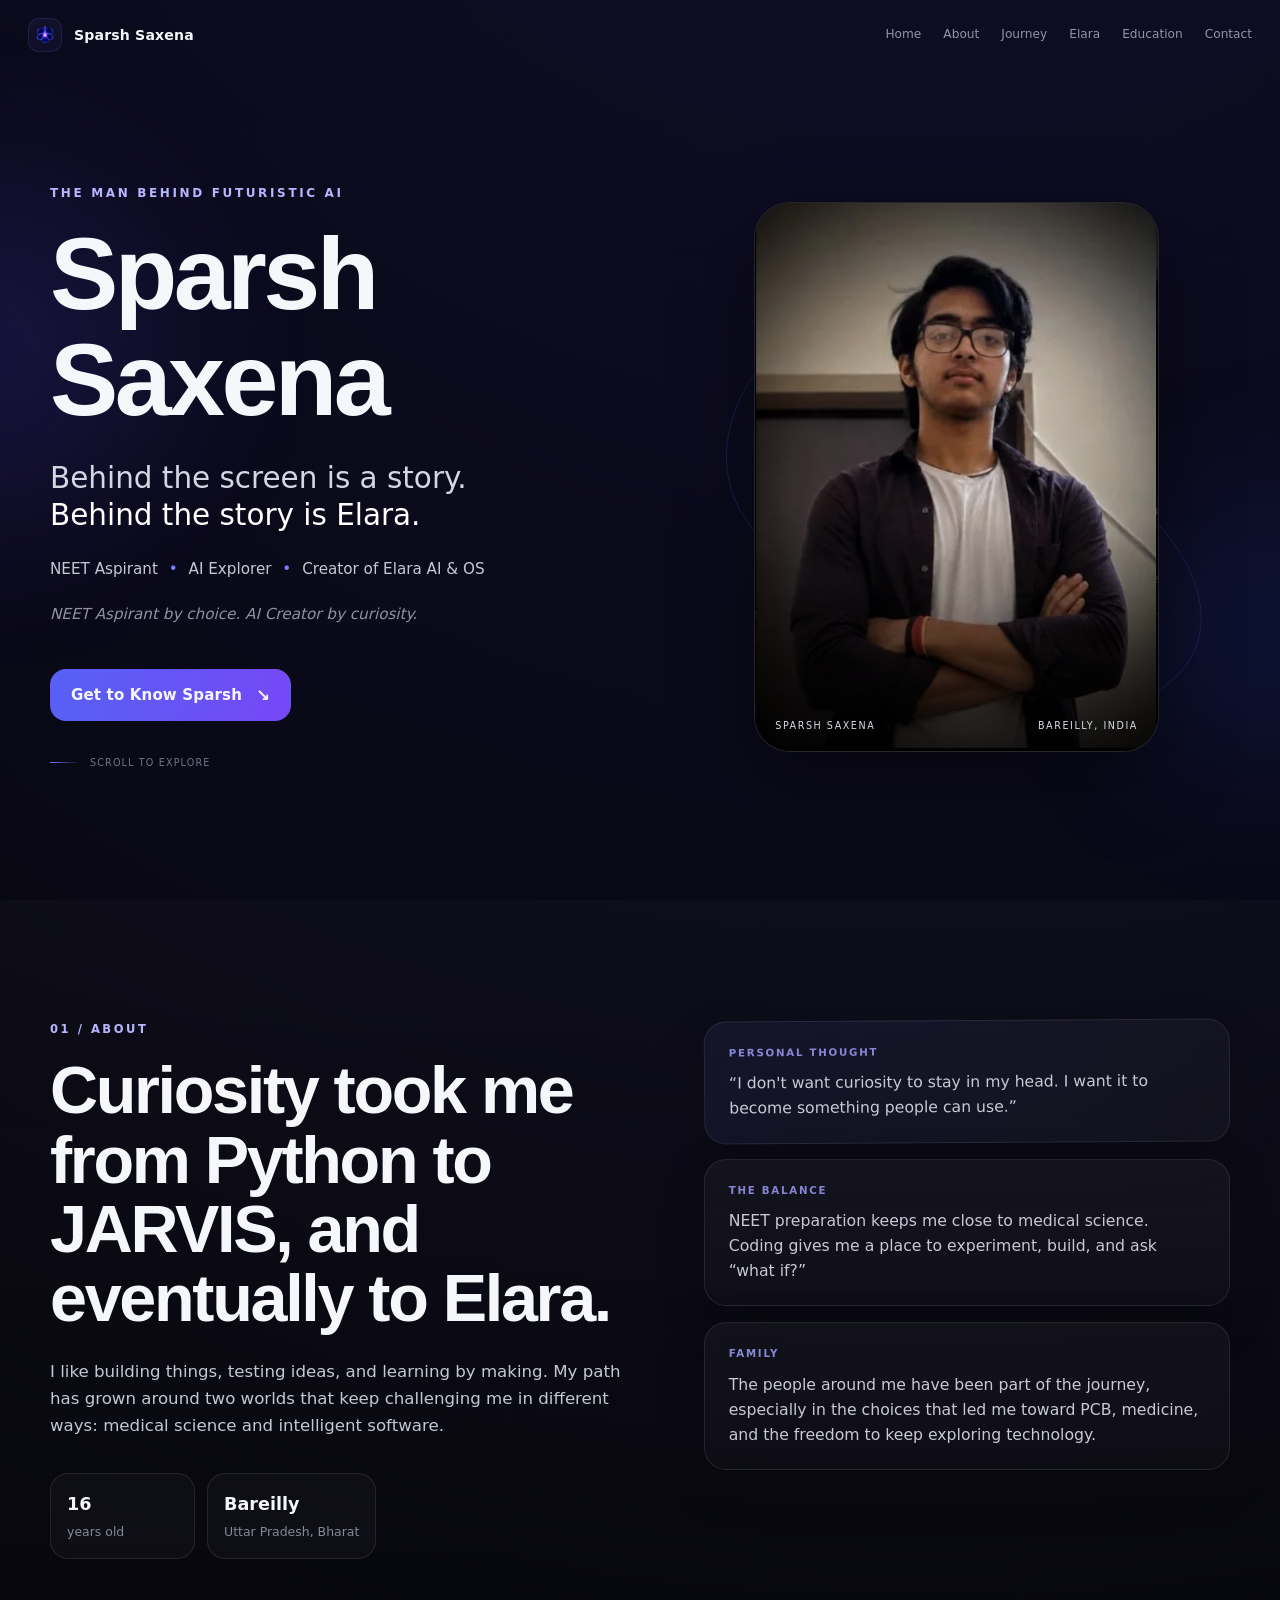
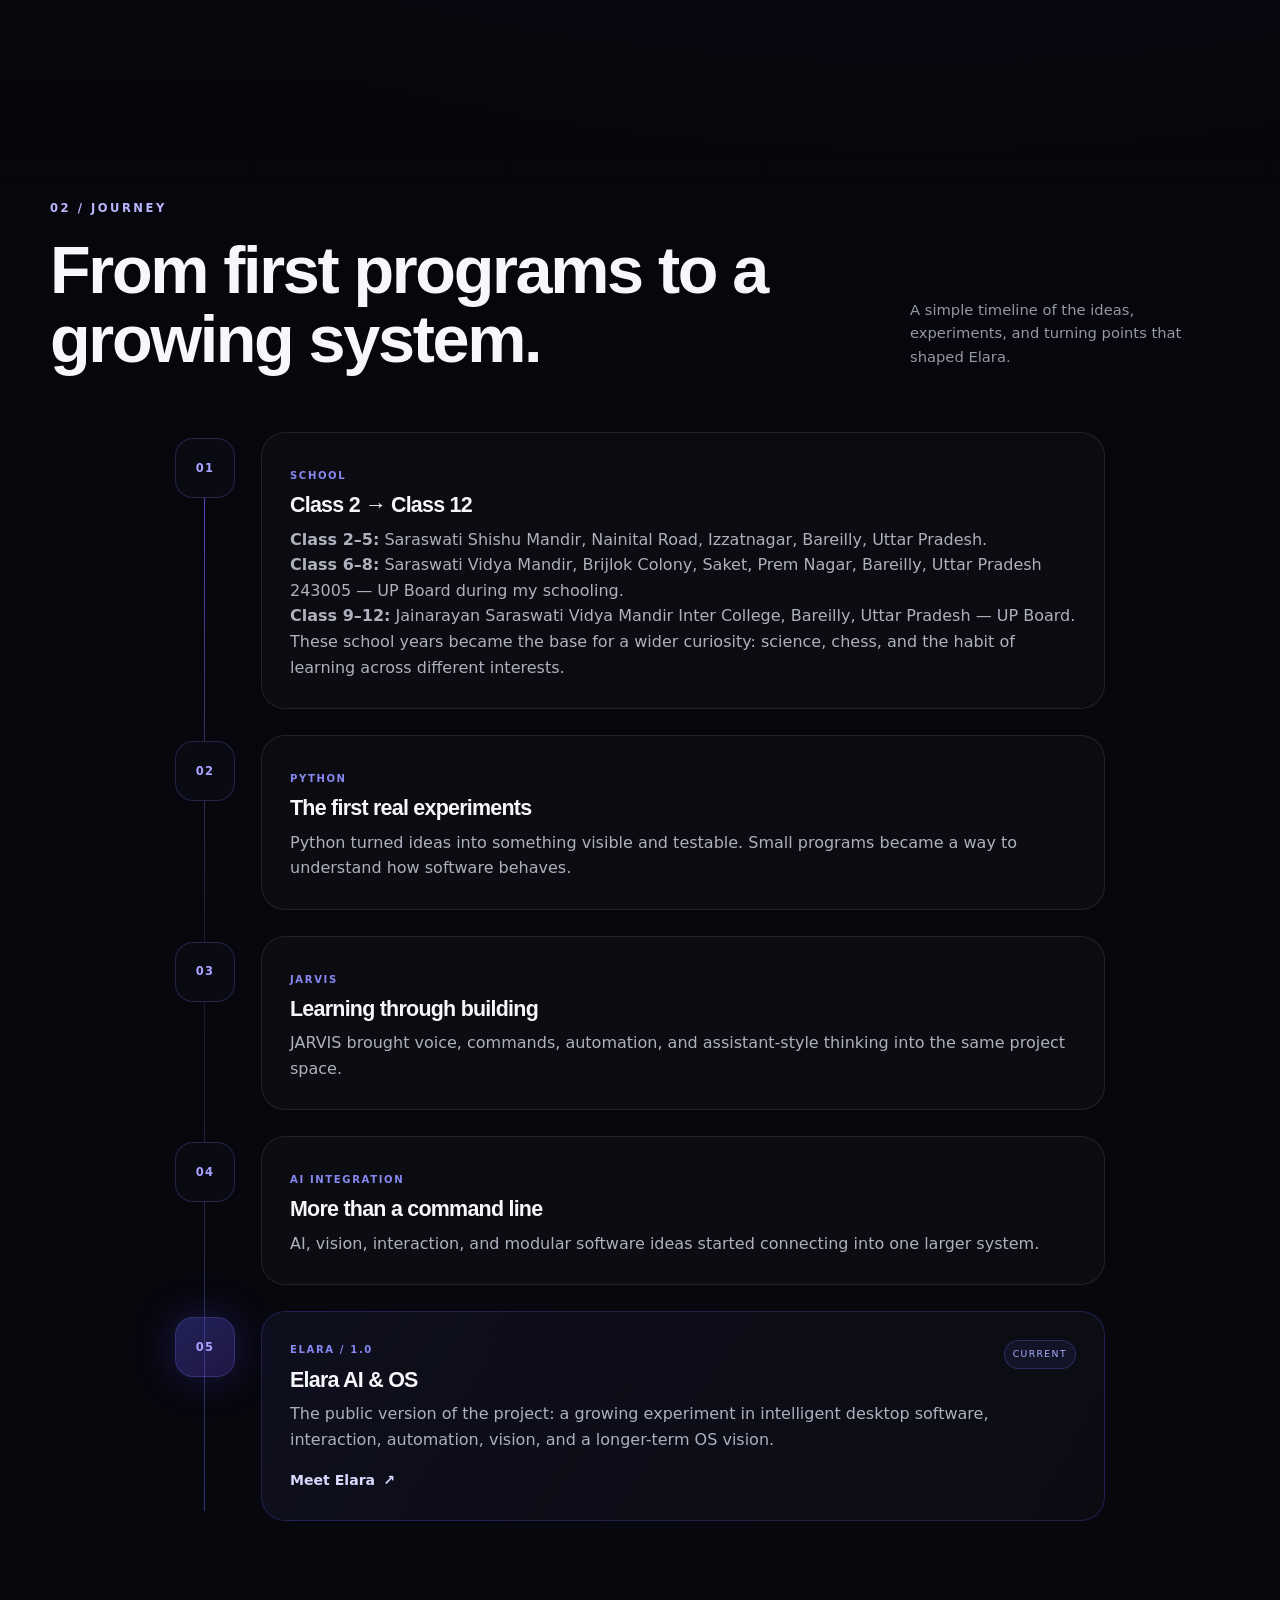
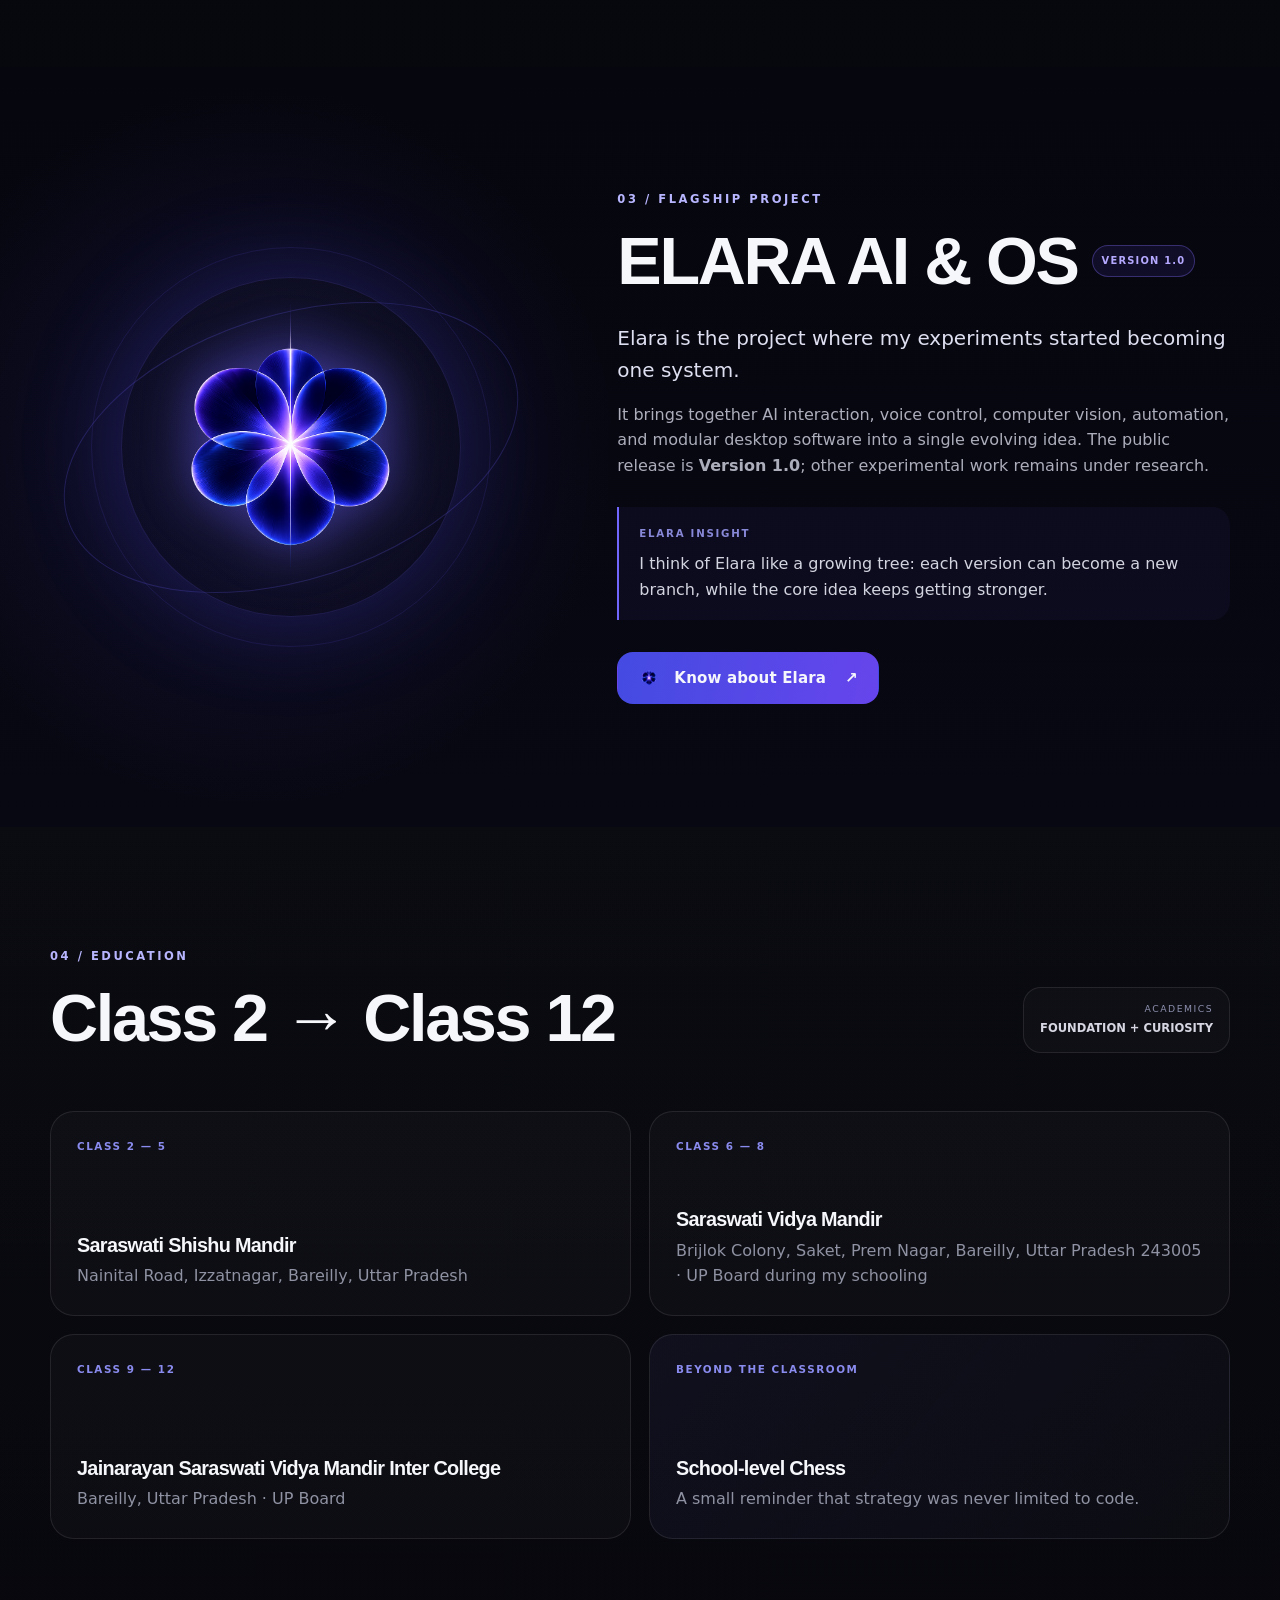
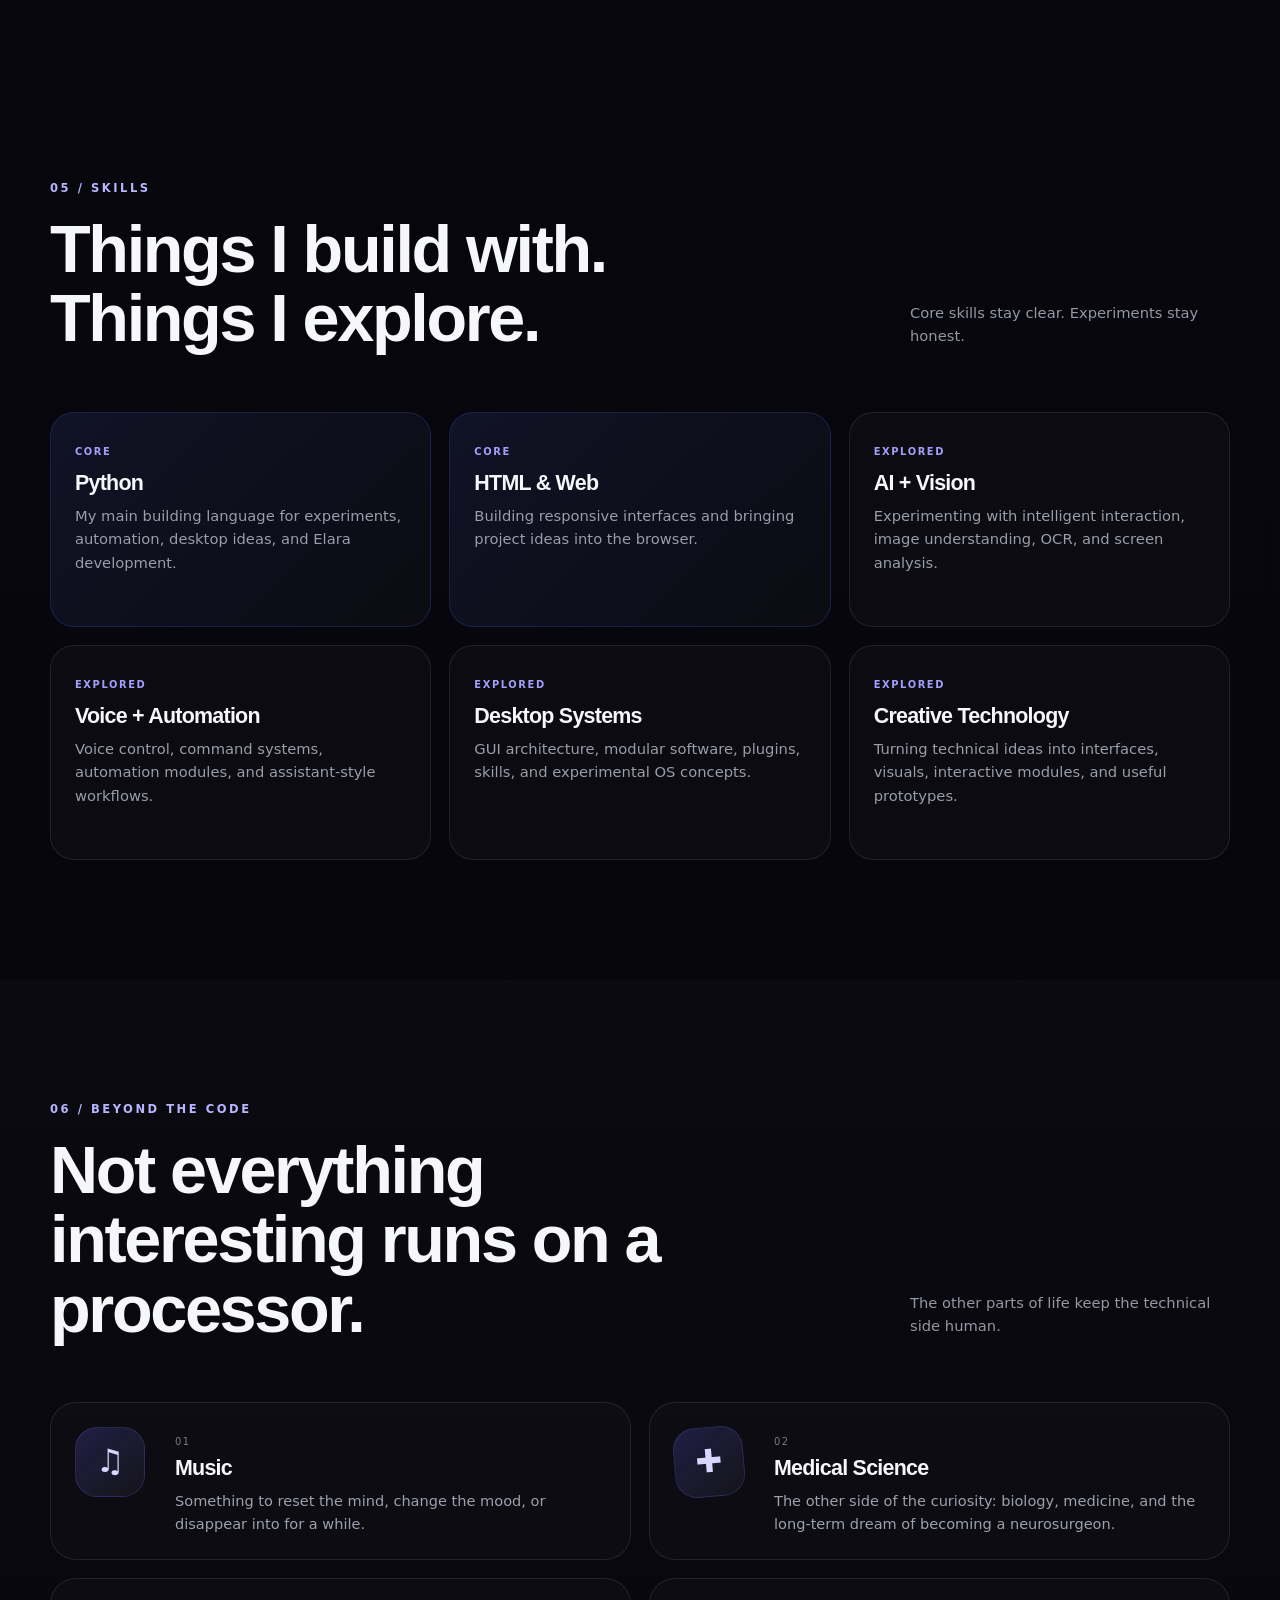
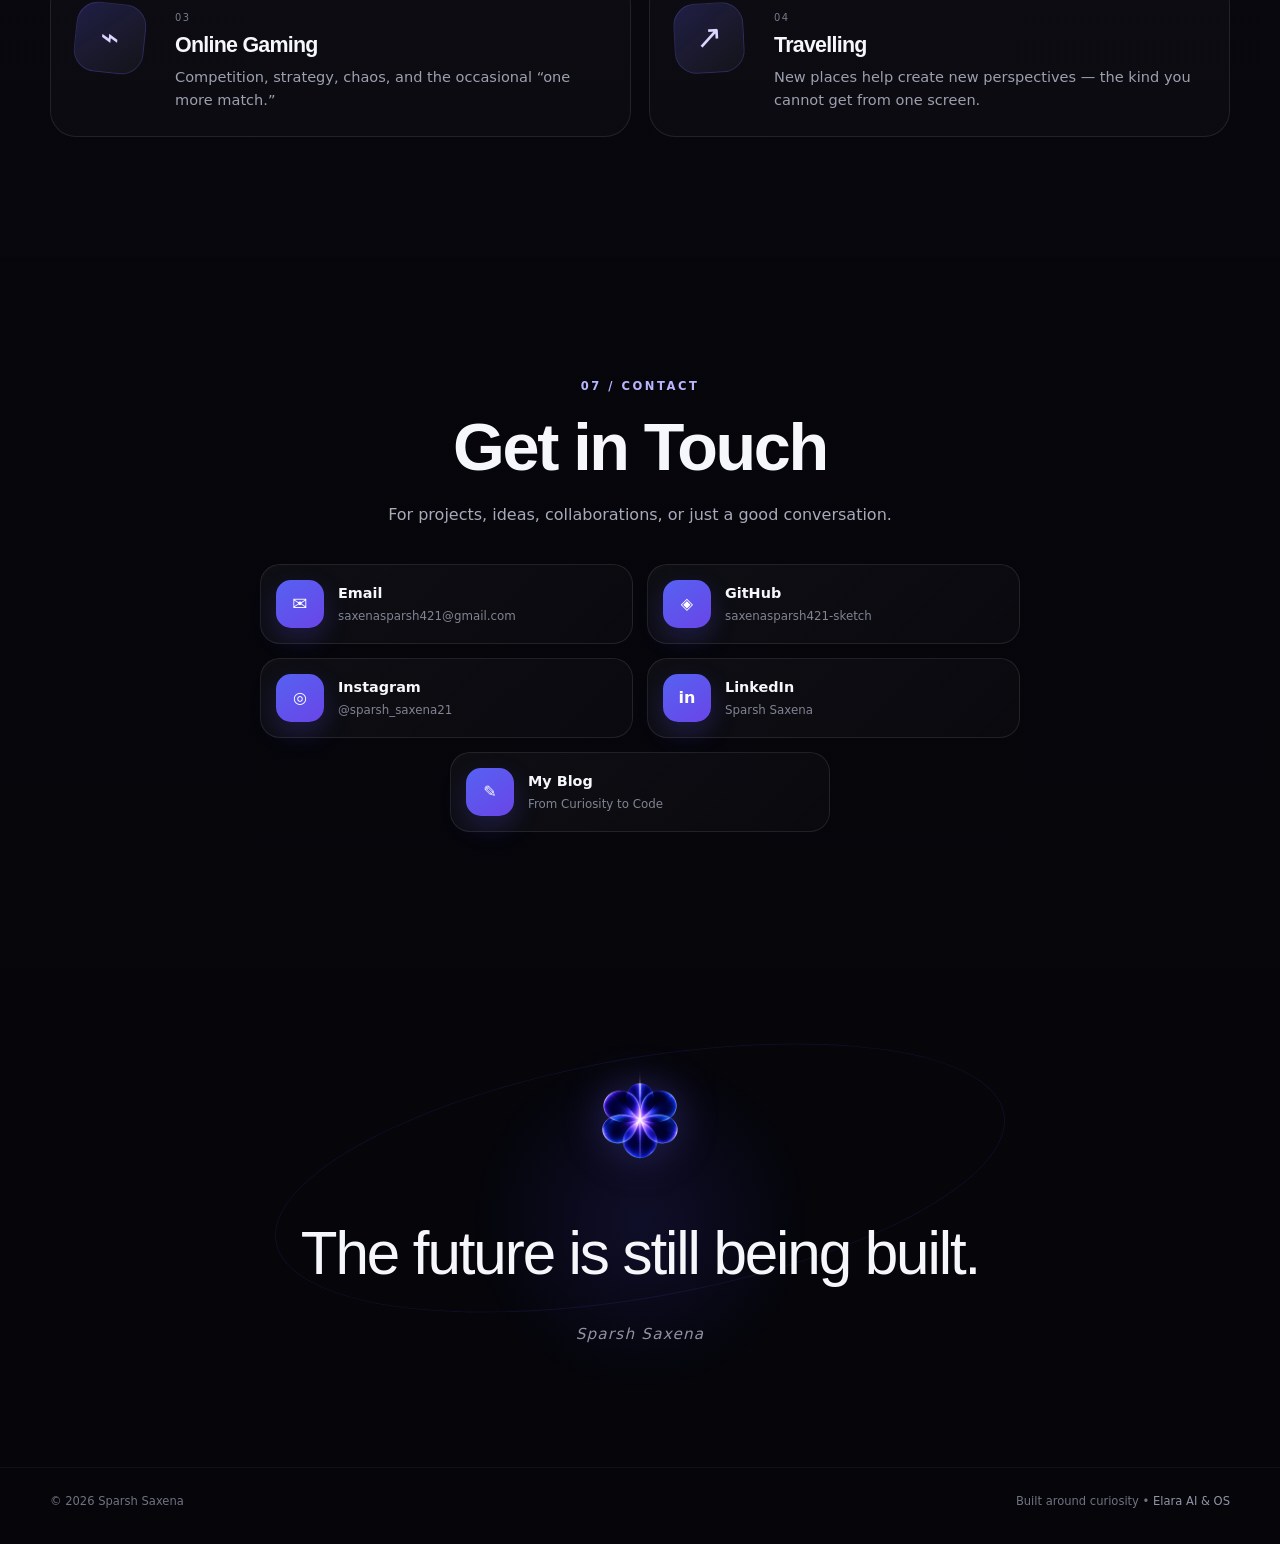
<file: index.html>
<!doctype html>
<html lang="en">
<head>
  <meta charset="utf-8">
  <meta name="viewport" content="width=device-width, initial-scale=1, viewport-fit=cover">
  <meta name="theme-color" content="#05050a">
  <meta name="color-scheme" content="dark">

  <!-- Search engine metadata -->
  <title>Sparsh Saxena | The Man Behind Futuristic AI | Elara AI &amp; OS</title>
  <meta name="description" content="Official personal website of Sparsh Saxena — NEET Aspirant, AI Explorer, and Creator of Elara AI & OS. The Man Behind Futuristic AI. Explore his journey, education, skills, interests, and Elara AI & OS.">
  <meta name="author" content="Sparsh Saxena">
  <meta name="robots" content="index, follow, max-image-preview:large">
  <link rel="canonical" href="https://saxenasparsh421-sketch.github.io/sparsh-saxena/">

  <!-- Social sharing metadata -->
  <meta property="og:type" content="profile">
  <meta property="og:title" content="Sparsh Saxena | The Man Behind Futuristic AI">
  <meta property="og:description" content="NEET Aspirant • AI Explorer • Creator of Elara AI & OS">
  <meta property="og:url" content="https://saxenasparsh421-sketch.github.io/sparsh-saxena/">
  <meta property="og:image" content="https://saxenasparsh421-sketch.github.io/sparsh-saxena/assets/sparsh-saxena.webp">
  <meta property="og:image:alt" content="Sparsh Saxena portrait">
  <meta property="profile:first_name" content="Sparsh">
  <meta property="profile:last_name" content="Saxena">

  <meta name="twitter:card" content="summary_large_image">
  <meta name="twitter:title" content="Sparsh Saxena | The Man Behind Futuristic AI">
  <meta name="twitter:description" content="NEET Aspirant • AI Explorer • Creator of Elara AI & OS">
  <meta name="twitter:image" content="https://saxenasparsh421-sketch.github.io/sparsh-saxena/assets/sparsh-saxena.webp">

  <!-- Original site assets and styling: unchanged -->
  <link rel="icon" type="image/png" href="assets/elara-logo.png">
  <link rel="icon" href="assets/elara-icon.png" type="image/png">
  <link rel="manifest" href="site.webmanifest">
  <link rel="stylesheet" href="style.css">

  <!-- Structured data describing the same person and details shown on this page -->
  <script type="application/ld+json">
  {
    "@context": "https://schema.org",
    "@type": "ProfilePage",
    "@id": "https://saxenasparsh421-sketch.github.io/sparsh-saxena/#profile",
    "url": "https://saxenasparsh421-sketch.github.io/sparsh-saxena/",
    "name": "Sparsh Saxena | The Man Behind Futuristic AI",
    "description": "Official personal website of Sparsh Saxena — NEET Aspirant, AI Explorer, and Creator of Elara AI & OS. The page shares his journey, education, skills, interests, and flagship project.",
    "mainEntity": {
      "@type": "Person",
      "@id": "https://saxenasparsh421-sketch.github.io/sparsh-saxena/#sparsh-saxena",
      "name": "Sparsh Saxena",
      "url": "https://saxenasparsh421-sketch.github.io/sparsh-saxena/",
      "image": "https://saxenasparsh421-sketch.github.io/sparsh-saxena/assets/sparsh-saxena.webp",
      "jobTitle": "Creator of Elara AI & OS",
      "description": "Sparsh Saxena is a NEET Aspirant, AI Explorer, and Creator of Elara AI & OS. His journey brings together medical science and intelligent software, with interests in Python, web development, AI and vision, voice and automation, desktop systems, creative technology, music, online gaming, travelling, and medical science. He has a long-term dream of becoming a neurosurgeon.",
      "homeLocation": {
        "@type": "Place",
        "address": {
          "@type": "PostalAddress",
          "addressLocality": "Bareilly",
          "addressRegion": "Uttar Pradesh",
          "addressCountry": "IN"
        }
      },
      "alumniOf": [
        {
          "@type": "EducationalOrganization",
          "name": "Saraswati Shishu Mandir, Nainital Road, Izzatnagar, Bareilly, Uttar Pradesh, India",
          "description": "Attended for Classes 2–5.",
          "address": {
            "@type": "PostalAddress",
            "streetAddress": "Nainital Road, Izzatnagar",
            "addressLocality": "Bareilly",
            "addressRegion": "Uttar Pradesh",
            "addressCountry": "IN"
          }
        },
        {
          "@type": "EducationalOrganization",
          "name": "Saraswati Vidya Mandir, Brijlok Colony, Saket, Prem Nagar, Bareilly, Uttar Pradesh 243005, India",
          "description": "Attended for Classes 6–8; the school followed the UP Board during his period of attendance.",
          "address": {
            "@type": "PostalAddress",
            "streetAddress": "Brijlok Colony, Saket, Prem Nagar",
            "postalCode": "243005",
            "addressLocality": "Bareilly",
            "addressRegion": "Uttar Pradesh",
            "addressCountry": "IN"
          }
        },
        {
          "@type": "EducationalOrganization",
          "name": "Jainarayan Saraswati Vidya Mandir Inter College, Vaibhav Nagar, Bypass Road, Phase 4, Chandpur Bichpuri, Bareilly, Uttar Pradesh 243006, India",
          "description": "Attended for Classes 9–12 under the UP Board.",
          "url": "https://www.jainarayancollege.com/",
          "address": {
            "@type": "PostalAddress",
            "streetAddress": "Vaibhav Nagar, Bypass Road, Phase 4, Chandpur Bichpuri",
            "postalCode": "243006",
            "addressLocality": "Bareilly",
            "addressRegion": "Uttar Pradesh",
            "addressCountry": "IN"
          }
        }
      ],
      "knowsAbout": [
        "Python",
        "HTML and web development",
        "Artificial intelligence",
        "Computer vision",
        "OCR and screen analysis",
        "Voice control and automation",
        "Desktop software systems",
        "Creative technology",
        "Medical science",
        "Neurosurgery"
      ],
      "sameAs": [
        "https://github.com/saxenasparsh421-sketch",
        "https://www.instagram.com/sparsh_saxena21/",
        "https://saxenasparsh421-sketch.github.io/elara-ai-os-website/",
        "https://sparsh-saxena-founder-of-elara.blogspot.com/2026/09/sometimes-things-we-are-curious-about.html"
      ]
    }
  }
  </script>
</head>
<body>
  <div class="site-loader" id="siteLoader" aria-hidden="true">
    <div class="loader-inner">
      <img src="assets/elara-icon.png" alt="" class="loader-logo">
      <div class="loader-title">The Man Behind Futuristic AI</div>
    </div>
  </div>

  <div class="ambient ambient-a"></div>
  <div class="ambient ambient-b"></div>

  <header class="site-header" id="siteHeader">
    <a class="brand" href="#home" aria-label="Sparsh Saxena home">
      <span class="brand-mark"><img src="assets/elara-icon.png" alt="Elara logo"></span>
      <span class="brand-name">Sparsh Saxena</span>
    </a>

    <nav class="desktop-nav" id="desktopNav" aria-label="Primary navigation">
      <a href="#home">Home</a>
      <a href="#about">About</a>
      <a href="#journey">Journey</a>
      <a href="#elara">Elara</a>
      <a href="#education">Education</a>
      <a href="#contact">Contact</a>
    </nav>

    <button class="menu-toggle" id="menuToggle" type="button" aria-label="Open navigation" aria-expanded="false" aria-controls="mobileMenu">
      <span></span><span></span>
    </button>
  </header>

  <div class="mobile-menu" id="mobileMenu" aria-hidden="true">
    <nav aria-label="Mobile navigation">
      <a href="#home">Home</a>
      <a href="#about">About</a>
      <a href="#journey">Journey</a>
      <a href="#elara">Elara</a>
      <a href="#education">Education</a>
      <a href="#contact">Contact</a>
    </nav>
  </div>

  <main>
    <section class="hero section" id="home">
      <div class="hero-grid shell">
        <div class="hero-copy reveal">
          <p class="eyebrow">THE MAN BEHIND FUTURISTIC AI</p>
          <h1>Sparsh Saxena</h1>
          <p class="hero-hook">Behind the screen is a story.<br><span>Behind the story is Elara.</span></p>
          <div class="hero-lines">
            <p>NEET Aspirant <span>•</span> AI Explorer <span>•</span> Creator of Elara AI &amp; OS</p>
            <p class="hero-subline">NEET Aspirant by choice. AI Creator by curiosity.</p>
          </div>
          <a class="button button-primary" href="#about">Get to Know Sparsh <span>↘</span></a>
          <div class="scroll-cue" aria-hidden="true"><span></span><small>Scroll to explore</small></div>
        </div>

        <div class="hero-photo-wrap reveal delay-1">
          <div class="photo-orbit orbit-1"></div>
          <div class="photo-orbit orbit-2"></div>
          <div class="photo-grid"></div>
          <figure class="hero-photo-card">
            <img src="assets/sparsh-saxena.webp" alt="Sparsh Saxena standing with folded arms" fetchpriority="high" decoding="async">
            <figcaption><span>SPARSH SAXENA</span><span>BAREILLY, INDIA</span></figcaption>
          </figure>
        </div>
      </div>
    </section>

    <section class="section section-dark" id="about">
      <div class="shell two-col">
        <div class="section-intro reveal">
          <p class="eyebrow">01 / ABOUT</p>
          <h2>Curiosity took me from Python to JARVIS, and eventually to Elara.</h2>
          <p class="intro-copy">I like building things, testing ideas, and learning by making. My path has grown around two worlds that keep challenging me in different ways: medical science and intelligent software.</p>
          <div class="mini-profile">
            <div><strong>16</strong><span>years old</span></div>
            <div><strong>Bareilly</strong><span>Uttar Pradesh, Bharat</span></div>
          </div>
        </div>
        <div class="about-stack reveal delay-1">
          <article class="glass-card personal-thought">
            <span class="card-kicker">PERSONAL THOUGHT</span>
            <p>“I don't want curiosity to stay in my head. I want it to become something people can use.”</p>
          </article>
          <article class="glass-card">
            <span class="card-kicker">THE BALANCE</span>
            <p>NEET preparation keeps me close to medical science. Coding gives me a place to experiment, build, and ask “what if?”</p>
          </article>
          <article class="glass-card">
            <span class="card-kicker">FAMILY</span>
            <p>The people around me have been part of the journey, especially in the choices that led me toward PCB, medicine, and the freedom to keep exploring technology.</p>
          </article>
        </div>
      </div>
    </section>

    <section class="section" id="journey">
      <div class="shell">
        <div class="section-heading-row reveal">
          <div>
            <p class="eyebrow">02 / JOURNEY</p>
            <h2>From first programs to a growing system.</h2>
          </div>
          <p class="section-note">A simple timeline of the ideas, experiments, and turning points that shaped Elara.</p>
        </div>

        <div class="timeline">
          <article class="timeline-item reveal">
            <div class="timeline-node">01</div>
            <div class="timeline-card">
              <span class="timeline-tag">SCHOOL</span>
              <h3>Class 2 → Class 12</h3>
              <p><strong>Class 2–5:</strong> Saraswati Shishu Mandir, Nainital Road, Izzatnagar, Bareilly, Uttar Pradesh.</p>
              <p><strong>Class 6–8:</strong> Saraswati Vidya Mandir, Brijlok Colony, Saket, Prem Nagar, Bareilly, Uttar Pradesh 243005 — UP Board during my schooling.</p>
              <p><strong>Class 9–12:</strong> Jainarayan Saraswati Vidya Mandir Inter College, Bareilly, Uttar Pradesh — UP Board.</p>
              <p>These school years became the base for a wider curiosity: science, chess, and the habit of learning across different interests.</p>
            </div>
          </article>
          <article class="timeline-item reveal delay-1">
            <div class="timeline-node">02</div>
            <div class="timeline-card">
              <span class="timeline-tag">PYTHON</span>
              <h3>The first real experiments</h3>
              <p>Python turned ideas into something visible and testable. Small programs became a way to understand how software behaves.</p>
            </div>
          </article>
          <article class="timeline-item reveal">
            <div class="timeline-node">03</div>
            <div class="timeline-card">
              <span class="timeline-tag">JARVIS</span>
              <h3>Learning through building</h3>
              <p>JARVIS brought voice, commands, automation, and assistant-style thinking into the same project space.</p>
            </div>
          </article>
          <article class="timeline-item reveal delay-1">
            <div class="timeline-node">04</div>
            <div class="timeline-card">
              <span class="timeline-tag">AI INTEGRATION</span>
              <h3>More than a command line</h3>
              <p>AI, vision, interaction, and modular software ideas started connecting into one larger system.</p>
            </div>
          </article>
          <article class="timeline-item timeline-highlight reveal">
            <div class="timeline-node special">05</div>
            <div class="timeline-card">
              <div class="timeline-card-top"><span class="timeline-tag">ELARA / 1.0</span><span class="status-pill">CURRENT</span></div>
              <h3>Elara AI &amp; OS</h3>
              <p>The public version of the project: a growing experiment in intelligent desktop software, interaction, automation, vision, and a longer-term OS vision.</p>
              <a class="text-link" href="#elara">Meet Elara <span>↗</span></a>
            </div>
          </article>
        </div>
      </div>
    </section>

    <section class="section section-elara" id="elara">
      <div class="shell elara-grid">
        <div class="elara-visual reveal">
          <div class="elara-ring ring-a"></div>
          <div class="elara-ring ring-b"></div>
          <div class="elara-logo-panel">
            <img src="assets/elara-icon.png" alt="Elara AI & OS logo" loading="lazy" decoding="async">
          </div>
        </div>
        <div class="elara-copy reveal delay-1">
          <p class="eyebrow">03 / FLAGSHIP PROJECT</p>
          <div class="elara-title-row">
            <h2>ELARA AI &amp; OS</h2>
            <span class="version-badge">VERSION 1.0</span>
          </div>
          <p class="elara-lead">Elara is the project where my experiments started becoming one system.</p>
          <p>It brings together AI interaction, voice control, computer vision, automation, and modular desktop software into a single evolving idea. The public release is <strong>Version 1.0</strong>; other experimental work remains under research.</p>
          <div class="insight-card">
            <span class="card-kicker">ELARA INSIGHT</span>
            <p>I think of Elara like a growing tree: each version can become a new branch, while the core idea keeps getting stronger.</p>
          </div>
          <a class="button button-elara" href="https://saxenasparsh421-sketch.github.io/elara-ai-os-website/" target="_blank" rel="noopener noreferrer">
            <img src="assets/elara-icon.png" alt="" aria-hidden="true">
            <span>Know about Elara</span>
            <span class="button-arrow">↗</span>
          </a>
        </div>
      </div>
    </section>

    <section class="section section-dark" id="education">
      <div class="shell">
        <div class="section-heading-row reveal">
          <div>
            <p class="eyebrow">04 / EDUCATION</p>
            <h2>Class 2 → Class 12</h2>
          </div>
          <div class="education-badge"><span>ACADEMICS</span><strong>FOUNDATION + CURIOSITY</strong></div>
        </div>
        <div class="education-grid">
          <article class="education-card reveal">
            <span class="range">CLASS 2 — 5</span>
            <h3>Saraswati Shishu Mandir</h3>
            <p>Nainital Road, Izzatnagar, Bareilly, Uttar Pradesh</p>
          </article>
          <article class="education-card reveal delay-1">
            <span class="range">CLASS 6 — 8</span>
            <h3>Saraswati Vidya Mandir</h3>
            <p>Brijlok Colony, Saket, Prem Nagar, Bareilly, Uttar Pradesh 243005 · UP Board during my schooling</p>
          </article>
          <article class="education-card reveal">
            <span class="range">CLASS 9 — 12</span>
            <h3>Jainarayan Saraswati Vidya Mandir Inter College</h3>
            <p>Bareilly, Uttar Pradesh · UP Board</p>
          </article>
          <article class="education-card chess-card reveal delay-1">
            <span class="range">BEYOND THE CLASSROOM</span>
            <h3>School-level Chess</h3>
            <p>A small reminder that strategy was never limited to code.</p>
          </article>
        </div>
      </div>
    </section>

    <section class="section" id="skills">
      <div class="shell">
        <div class="section-heading-row reveal">
          <div>
            <p class="eyebrow">05 / SKILLS</p>
            <h2>Things I build with. Things I explore.</h2>
          </div>
          <p class="section-note">Core skills stay clear. Experiments stay honest.</p>
        </div>
        <div class="skills-grid">
          <article class="skill-card core reveal">
            <span class="skill-label">CORE</span>
            <h3>Python</h3>
            <p>My main building language for experiments, automation, desktop ideas, and Elara development.</p>
          </article>
          <article class="skill-card core reveal delay-1">
            <span class="skill-label">CORE</span>
            <h3>HTML &amp; Web</h3>
            <p>Building responsive interfaces and bringing project ideas into the browser.</p>
          </article>
          <article class="skill-card explore reveal">
            <span class="skill-label">EXPLORED</span>
            <h3>AI + Vision</h3>
            <p>Experimenting with intelligent interaction, image understanding, OCR, and screen analysis.</p>
          </article>
          <article class="skill-card explore reveal delay-1">
            <span class="skill-label">EXPLORED</span>
            <h3>Voice + Automation</h3>
            <p>Voice control, command systems, automation modules, and assistant-style workflows.</p>
          </article>
          <article class="skill-card explore reveal">
            <span class="skill-label">EXPLORED</span>
            <h3>Desktop Systems</h3>
            <p>GUI architecture, modular software, plugins, skills, and experimental OS concepts.</p>
          </article>
          <article class="skill-card explore reveal delay-1">
            <span class="skill-label">EXPLORED</span>
            <h3>Creative Technology</h3>
            <p>Turning technical ideas into interfaces, visuals, interactive modules, and useful prototypes.</p>
          </article>
        </div>
      </div>
    </section>

    <section class="section section-dark" id="beyond">
      <div class="shell">
        <div class="section-heading-row reveal">
          <div>
            <p class="eyebrow">06 / BEYOND THE CODE</p>
            <h2>Not everything interesting runs on a processor.</h2>
          </div>
          <p class="section-note">The other parts of life keep the technical side human.</p>
        </div>
        <div class="interest-grid">
          <article class="interest-card interest-music reveal">
            <div class="interest-icon" aria-hidden="true">♫</div>
            <div><span>01</span><h3>Music</h3><p>Something to reset the mind, change the mood, or disappear into for a while.</p></div>
          </article>
          <article class="interest-card interest-med reveal delay-1">
            <div class="interest-icon" aria-hidden="true">✚</div>
            <div><span>02</span><h3>Medical Science</h3><p>The other side of the curiosity: biology, medicine, and the long-term dream of becoming a neurosurgeon.</p></div>
          </article>
          <article class="interest-card interest-game reveal">
            <div class="interest-icon" aria-hidden="true">⌁</div>
            <div><span>03</span><h3>Online Gaming</h3><p>Competition, strategy, chaos, and the occasional “one more match.”</p></div>
          </article>
          <article class="interest-card interest-travel reveal delay-1">
            <div class="interest-icon" aria-hidden="true">↗</div>
            <div><span>04</span><h3>Travelling</h3><p>New places help create new perspectives — the kind you cannot get from one screen.</p></div>
          </article>
        </div>
      </div>
    </section>

    <section class="section contact-section" id="contact">
      <div class="shell contact-shell reveal">
        <p class="eyebrow">07 / CONTACT</p>
        <h2>Get in Touch</h2>
        <p class="contact-copy">For projects, ideas, collaborations, or just a good conversation.</p>
        <div class="contact-buttons">
          <a class="app-button" href="mailto:saxenasparsh421@gmail.com">
            <span class="app-icon mail-icon" aria-hidden="true">✉</span>
            <span><strong>Email</strong><small>saxenasparsh421@gmail.com</small></span>
          </a>
          <a class="app-button" href="https://github.com/saxenasparsh421-sketch" target="_blank" rel="noopener noreferrer">
            <span class="app-icon" aria-hidden="true">◈</span>
            <span><strong>GitHub</strong><small>saxenasparsh421-sketch</small></span>
          </a>
          <a class="app-button" href="https://www.instagram.com/sparsh_saxena21/" target="_blank" rel="noopener noreferrer">
            <span class="app-icon" aria-hidden="true">◎</span>
            <span><strong>Instagram</strong><small>@sparsh_saxena21</small></span>
          </a>
          <a class="app-button" href="https://www.linkedin.com/" target="_blank" rel="noopener noreferrer">
            <span class="app-icon" aria-hidden="true">in</span>
            <span><strong>LinkedIn</strong><small>Sparsh Saxena</small></span>
          </a>
          <a class="app-button blog-button" href="https://sparsh-saxena-founder-of-elara.blogspot.com/2026/09/sometimes-things-we-are-curious-about.html" target="_blank" rel="noopener noreferrer">
              <span class="app-icon" aria-hidden="true">✎</span>
              <span><strong>My Blog</strong><small>From Curiosity to Code</small></span>
          </a>
        </div>
      </div>
    </section>

    <section class="final-section" aria-label="Closing statement">
      <div class="final-orbit" aria-hidden="true"></div>
      <div class="shell final-inner reveal">
        <img src="assets/elara-icon.png" alt="" class="final-logo" loading="lazy">
        <p class="final-line">The future is still being built.</p>
        <div class="signature">Sparsh Saxena</div>
      </div>
    </section>
  </main>

  <footer class="site-footer">
    <div class="shell footer-inner">
      <span>© <span id="year"></span> Sparsh Saxena</span>
      <span>Built around curiosity • <a href="#elara">Elara AI &amp; OS</a></span>
    </div>
  </footer>

  <script src="script.js" defer></script>
</body>
</html>
</file>
<file: style.css>
:root{
  --bg:#05050a;
  --bg2:#080812;
  --panel:rgba(12,13,25,.72);
  --panel-strong:rgba(15,16,31,.88);
  --line:rgba(255,255,255,.09);
  --line-strong:rgba(120,112,255,.24);
  --text:#f6f7fb;
  --muted:#a9acbb;
  --blue:#5a73ff;
  --purple:#916cff;
  --white:#ffffff;
  --shadow:0 24px 80px rgba(0,0,0,.38);
  --radius:24px;
  --shell:1180px;
}
*{box-sizing:border-box}
html{scroll-behavior:smooth}
body{margin:0;background:radial-gradient(circle at 72% -8%,rgba(91,75,255,.14),transparent 28%),linear-gradient(180deg,var(--bg),#07070e 44%,#05050a 100%);color:var(--text);font-family:Inter,ui-sans-serif,system-ui,-apple-system,BlinkMacSystemFont,"Segoe UI",sans-serif;line-height:1.6;overflow-x:hidden}
body.menu-open{overflow:hidden}
a{color:inherit;text-decoration:none}
img{display:block;max-width:100%}
button,input,textarea,select{font:inherit}
.shell{width:min(var(--shell),calc(100% - 56px));margin:0 auto}
.section{position:relative;padding:120px 0;scroll-margin-top:92px}
.section-dark{background:linear-gradient(180deg,rgba(255,255,255,.018),rgba(255,255,255,.008))}
.eyebrow{margin:0 0 18px;color:#b8b6ff;font-size:.72rem;letter-spacing:.22em;font-weight:800;text-transform:uppercase}
h1,h2,h3,p{margin-top:0}
h1,h2,h3{font-family:"Arial Black",Inter,ui-sans-serif,sans-serif;letter-spacing:-.035em;line-height:1.04}
h1{font-size:clamp(3.4rem,8vw,7.6rem);max-width:850px;margin-bottom:26px}
h2{font-size:clamp(2.3rem,5.2vw,5rem);max-width:900px}
h3{font-size:1.34rem}
.hero{min-height:100svh;display:grid;align-items:center;padding-top:138px;padding-bottom:84px}
.hero-grid{display:grid;grid-template-columns:1.02fr .98fr;gap:64px;align-items:center}
.hero-copy{position:relative;z-index:3}
.hero-copy .eyebrow{font-size:.75rem;margin-bottom:18px}
.hero-hook{font-size:clamp(1.25rem,2.3vw,2rem);line-height:1.28;color:#d5d6e4;margin-bottom:22px}
.hero-hook span{color:#fff}
.hero-lines{display:grid;gap:5px;color:#c7c8d3;font-size:.95rem}
.hero-lines span{color:#7b7cff;margin:0 6px}
.hero-subline{color:#8f91a0;font-style:italic}
.button{display:inline-flex;align-items:center;gap:14px;min-height:52px;padding:0 20px;border-radius:16px;border:1px solid var(--line);font-size:.94rem;font-weight:750;letter-spacing:.01em;transition:transform .25s ease,border-color .25s ease,box-shadow .25s ease,background .25s ease}
.button:hover,.button:focus-visible{transform:translateY(-2px);border-color:rgba(126,113,255,.44);box-shadow:0 16px 44px rgba(84,67,255,.18);outline:none}
.button-primary{margin-top:28px;background:linear-gradient(100deg,rgba(89,101,255,.96),rgba(123,75,255,.96));border-color:transparent}
.button-primary span{font-size:1.05rem}
.scroll-cue{display:flex;gap:10px;align-items:center;margin-top:34px;color:#727587;font-size:.72rem;letter-spacing:.1em;text-transform:uppercase}
.scroll-cue span{display:block;width:30px;height:1px;background:linear-gradient(90deg,#7775ff,transparent)}
.hero-photo-wrap{position:relative;min-height:640px;display:grid;place-items:center}
.hero-photo-card{position:relative;width:min(480px,74%);aspect-ratio:402/547;margin:0;overflow:hidden;border-radius:36px;background:#0b0b10;border:1px solid rgba(255,255,255,.11);box-shadow:var(--shadow);z-index:2}
.hero-photo-card::before{content:"";position:absolute;inset:0;background:linear-gradient(180deg,transparent 58%,rgba(0,0,0,.63));z-index:1;pointer-events:none}
.hero-photo-card img{width:100%;height:100%;object-fit:cover;object-position:center 34%;filter:saturate(.95) contrast(1.03)}
.hero-photo-card figcaption{position:absolute;bottom:18px;left:20px;right:20px;display:flex;justify-content:space-between;gap:14px;color:#d9dbe6;font-size:.6rem;letter-spacing:.16em;z-index:2}
.photo-grid{position:absolute;inset:9% 7% 7% 10%;background-image:linear-gradient(rgba(102,92,255,.12) 1px,transparent 1px),linear-gradient(90deg,rgba(102,92,255,.12) 1px,transparent 1px);background-size:28px 28px;mask-image:linear-gradient(90deg,transparent 0 8%,#000 26% 80%,transparent 100%);opacity:.35;z-index:0}
.photo-orbit{position:absolute;border:1px solid rgba(99,93,255,.2);border-radius:50%;transform:rotate(-18deg);z-index:0}
.orbit-1{width:78%;height:48%;top:18%;left:7%}
.orbit-2{width:86%;height:42%;bottom:16%;right:3%;transform:rotate(22deg)}
.photo-badge{position:absolute;z-index:3;border:1px solid rgba(255,255,255,.12);background:rgba(10,10,20,.78);backdrop-filter:blur(18px);box-shadow:0 16px 40px rgba(0,0,0,.26);border-radius:14px;padding:10px 12px;font-size:.65rem;letter-spacing:.12em;color:#dfe0ea}
.badge-a{top:14%;left:3%}.badge-b{bottom:17%;right:3%}
.badge-dot{display:inline-block;width:7px;height:7px;border-radius:50%;background:#76a0ff;box-shadow:0 0 16px rgba(118,160,255,.8);margin-right:8px}
.two-col{display:grid;grid-template-columns:1.05fr .95fr;gap:72px;align-items:start}
.section-intro h2{margin-bottom:26px}
.intro-copy{max-width:660px;color:#c5c7d3;font-size:1.04rem}
.mini-profile{display:flex;gap:12px;margin-top:34px;flex-wrap:wrap}
.mini-profile>div{min-width:145px;padding:16px;border:1px solid var(--line);border-radius:18px;background:rgba(255,255,255,.028)}
.mini-profile strong,.mini-profile span{display:block}.mini-profile strong{font-size:1.1rem}.mini-profile span{color:#858897;font-size:.78rem;margin-top:4px}
.about-stack{display:grid;gap:16px}
.glass-card{border:1px solid var(--line);background:linear-gradient(180deg,rgba(255,255,255,.04),rgba(255,255,255,.018));border-radius:22px;padding:22px 24px;box-shadow:0 18px 50px rgba(0,0,0,.16)}
.glass-card p{color:#c8c9d5;margin:0;font-size:.98rem}
.card-kicker{display:block;color:#8888d8;font-size:.64rem;font-weight:800;letter-spacing:.17em;text-transform:uppercase;margin-bottom:10px}
.personal-thought{background:linear-gradient(130deg,rgba(73,74,148,.14),rgba(255,255,255,.03));transform:rotate(-.35deg)}
.section-heading-row{display:flex;justify-content:space-between;gap:36px;align-items:flex-end;margin-bottom:58px}
.section-heading-row h2{margin-bottom:0;max-width:760px}
.section-note{max-width:320px;margin:0 0 6px;color:#9497a5;font-size:.92rem}
.timeline{position:relative;max-width:930px;margin:0 auto;padding-left:86px}
.timeline::before{content:"";position:absolute;left:29px;top:10px;bottom:10px;width:1px;background:linear-gradient(180deg,rgba(111,103,255,.75),rgba(255,255,255,.08),rgba(111,103,255,.45))}
.timeline-item{position:relative;margin-bottom:26px}
.timeline-node{position:absolute;left:-86px;top:6px;width:60px;height:60px;border-radius:18px;display:grid;place-items:center;background:#0a0a12;border:1px solid var(--line-strong);color:#a8a3ff;font-size:.72rem;font-weight:800;letter-spacing:.1em}
.timeline-node.special{background:linear-gradient(145deg,rgba(90,98,255,.3),rgba(121,75,255,.23));box-shadow:0 0 42px rgba(95,82,255,.25)}
.timeline-card{padding:28px;border:1px solid var(--line);border-radius:24px;background:rgba(255,255,255,.025);transition:transform .25s ease,border-color .25s ease,background .25s ease}
.timeline-card:hover{transform:translateY(-2px);border-color:rgba(105,99,255,.24);background:rgba(255,255,255,.035)}
.timeline-card p{color:#aeb0be;margin-bottom:0}
.timeline-tag{display:inline-block;color:#8588ee;font-size:.63rem;font-weight:800;letter-spacing:.16em;margin-bottom:10px}
.timeline-card h3{margin-bottom:10px}
.timeline-card-top{display:flex;justify-content:space-between;align-items:center;gap:20px}
.status-pill{font-size:.58rem;letter-spacing:.15em;padding:6px 8px;border-radius:999px;border:1px solid rgba(106,120,255,.26);color:#a8b0ff;background:rgba(90,105,255,.08)}
.text-link{display:inline-flex;align-items:center;gap:8px;color:#d9d8ff;margin-top:16px;font-size:.88rem;font-weight:700}
.text-link span{transition:transform .2s ease}.text-link:hover span{transform:translate(3px,-2px)}
.timeline-highlight .timeline-card{border-color:rgba(105,97,255,.22);background:linear-gradient(125deg,rgba(82,83,164,.11),rgba(255,255,255,.024))}
.section-elara{overflow:hidden;background:radial-gradient(circle at 20% 50%,rgba(82,75,255,.15),transparent 33%),linear-gradient(180deg,#06060e,#080813)}
.elara-grid{display:grid;grid-template-columns:.88fr 1.12fr;gap:86px;align-items:center}
.elara-visual{min-height:520px;display:grid;place-items:center;position:relative}
.elara-logo-panel{width:340px;height:340px;border-radius:50%;display:grid;place-items:center;background:radial-gradient(circle at 50% 45%,rgba(103,96,255,.22),rgba(24,25,46,.24) 52%,transparent 72%);border:1px solid rgba(111,102,255,.18);box-shadow:0 0 100px rgba(85,75,255,.25)}
.elara-logo-panel img{width:92%;height:92%;object-fit:contain;filter:drop-shadow(0 0 26px rgba(109,98,255,.44))}
.elara-ring{position:absolute;border:1px solid rgba(106,95,255,.22);border-radius:50%;pointer-events:none}.ring-a{width:470px;height:265px;transform:rotate(-18deg)}.ring-b{width:400px;height:400px;opacity:.55}
.floating-label{position:absolute;padding:8px 10px;border-radius:10px;background:rgba(11,11,23,.78);border:1px solid rgba(255,255,255,.09);color:#a8a9bb;font-size:.58rem;letter-spacing:.12em;backdrop-filter:blur(12px)}
.label-one{top:12%;right:3%}.label-two{bottom:14%;left:4%}.label-three{top:44%;left:-1%}
.elara-title-row{display:flex;gap:14px;align-items:center;flex-wrap:wrap}.elara-title-row h2{margin:0}.version-badge{padding:7px 9px;border-radius:999px;border:1px solid rgba(128,112,255,.34);color:#b4a9ff;background:rgba(101,80,255,.1);font-size:.62rem;font-weight:800;letter-spacing:.12em}
.elara-lead{font-size:1.25rem;color:#dedff0;max-width:720px;margin:26px 0 16px}.elara-copy>p:not(.eyebrow):not(.elara-lead){color:#acaebb;max-width:720px}
.insight-card{margin:28px 0;border-left:2px solid #7167ff;padding:18px 20px;background:rgba(77,68,173,.08);border-radius:0 18px 18px 0}.insight-card p{margin:0;color:#d2d4df}.button-elara{margin-top:4px;background:linear-gradient(100deg,rgba(76,84,255,.88),rgba(110,74,255,.92));border-color:transparent}.button-elara img{width:22px;height:22px;border-radius:50%;object-fit:contain}.button-arrow{margin-left:5px}
.education-badge{padding:14px 16px;border-radius:18px;border:1px solid var(--line);background:rgba(255,255,255,.022);text-align:right}.education-badge span,.education-badge strong{display:block}.education-badge span{font-size:.58rem;color:#8c8fad;letter-spacing:.16em}.education-badge strong{font-size:.72rem;margin-top:3px;color:#d6d7e2}
.education-grid{display:grid;grid-template-columns:repeat(2,minmax(0,1fr));gap:18px}.education-card{min-height:205px;padding:26px;border-radius:24px;border:1px solid var(--line);background:rgba(255,255,255,.023);display:flex;flex-direction:column;justify-content:flex-end}.education-card .range{font-size:.65rem;letter-spacing:.15em;color:#8a8bee;font-weight:800;margin-bottom:auto}.education-card h3{font-size:1.24rem;margin-bottom:8px}.education-card p{margin:0;color:#8f92a2}.chess-card{background:linear-gradient(130deg,rgba(80,77,155,.11),rgba(255,255,255,.02))}
.skills-grid{display:grid;grid-template-columns:repeat(3,minmax(0,1fr));gap:18px}.skill-card{padding:24px;border-radius:24px;border:1px solid var(--line);background:rgba(255,255,255,.022);min-height:215px}.skill-card.core{background:linear-gradient(135deg,rgba(71,84,173,.16),rgba(255,255,255,.025));border-color:rgba(92,102,255,.2)}.skill-label{display:inline-block;font-size:.62rem;letter-spacing:.16em;color:#a29ffb;margin-bottom:12px;font-weight:800}.skill-card h3{margin-bottom:10px}.skill-card p{margin:0;color:#9a9daa;font-size:.92rem}
.interest-grid{display:grid;grid-template-columns:repeat(2,minmax(0,1fr));gap:18px}.interest-card{display:grid;grid-template-columns:82px 1fr;gap:18px;align-items:start;padding:24px;border-radius:26px;border:1px solid var(--line);background:rgba(255,255,255,.02);transition:transform .25s ease,border-color .25s ease,background .25s ease}.interest-card:hover{transform:translateY(-4px);border-color:rgba(102,99,255,.23);background:rgba(255,255,255,.035)}.interest-icon{width:70px;height:70px;border-radius:22px;display:grid;place-items:center;font-size:2rem;color:#d9d7ff;background:linear-gradient(140deg,rgba(108,101,255,.22),rgba(255,255,255,.035));border:1px solid rgba(116,107,255,.2)}.interest-card>div:last-child>span{font-size:.62rem;letter-spacing:.15em;color:#777a8e}.interest-card h3{margin:5px 0 9px}.interest-card p{color:#9da0af;margin:0;font-size:.91rem}.interest-med .interest-icon{transform:rotate(-5deg)}.interest-game .interest-icon{transform:rotate(6deg)}.interest-travel .interest-icon{transform:rotate(-3deg)}
.contact-section{padding-bottom:100px}.contact-shell{text-align:center}.contact-shell h2{margin:0 auto 20px}.contact-copy{color:#a7aab8;max-width:580px;margin:0 auto 36px}.contact-buttons{display:grid;grid-template-columns:repeat(2,minmax(0,1fr));gap:14px;max-width:760px;margin:0 auto}.app-button{display:flex;align-items:center;gap:14px;text-align:left;padding:15px;border-radius:20px;border:1px solid var(--line);background:linear-gradient(135deg,rgba(255,255,255,.04),rgba(255,255,255,.018));transition:transform .25s ease,border-color .25s ease,box-shadow .25s ease}.app-button:hover,.app-button:focus-visible{transform:translateY(-3px);border-color:rgba(110,101,255,.36);box-shadow:0 18px 46px rgba(63,53,170,.17);outline:none}.app-icon{width:48px;height:48px;flex:0 0 auto;border-radius:15px;display:grid;place-items:center;color:#fff;font-weight:800;background:linear-gradient(145deg,rgba(90,102,255,.95),rgba(116,76,255,.9));box-shadow:0 10px 26px rgba(82,74,236,.24)}.app-button strong,.app-button small{display:block}.app-button strong{font-size:.9rem}.app-button small{margin-top:2px;color:#808493;font-size:.74rem;overflow:hidden;text-overflow:ellipsis;white-space:nowrap}.mail-icon{font-size:1.15rem}
.final-section{position:relative;padding:130px 0 120px;overflow:hidden;text-align:center;background:radial-gradient(circle at 50% 54%,rgba(87,77,255,.13),transparent 24%)}.final-orbit{position:absolute;width:740px;height:240px;left:50%;top:46%;transform:translate(-50%,-50%) rotate(-10deg);border:1px solid rgba(101,95,255,.11);border-radius:50%}.final-inner{position:relative;z-index:2}.final-logo{width:118px;height:118px;object-fit:contain;margin:0 auto 26px;filter:drop-shadow(0 0 20px rgba(106,95,255,.3))}.final-line{font-family:"Arial Black",Inter,sans-serif;letter-spacing:-.035em;font-size:clamp(2rem,4.7vw,4rem);margin-bottom:20px}.signature{font-size:.95rem;color:#8f92a2;font-style:italic;letter-spacing:.08em}
.site-footer{padding:24px 0 34px;border-top:1px solid rgba(255,255,255,.05);color:#6f7382;font-size:.72rem}.footer-inner{display:flex;justify-content:space-between;gap:16px}.site-footer a{color:#9094a6}
.site-header{position:fixed;left:0;right:0;top:0;z-index:50;display:flex;align-items:center;justify-content:space-between;padding:18px 28px;transition:transform .34s ease,background .34s ease,backdrop-filter .34s ease,border-color .34s ease;border-bottom:1px solid transparent}.site-header.scrolled{background:rgba(5,5,10,.7);backdrop-filter:blur(16px);border-color:rgba(255,255,255,.05)}.site-header.hidden{transform:translateY(-100%)}.brand{display:inline-flex;align-items:center;gap:12px;font-weight:800;letter-spacing:.01em}.brand-mark{width:34px;height:34px;border-radius:11px;display:grid;place-items:center;background:rgba(82,87,194,.08);border:1px solid rgba(113,105,255,.16)}.brand-mark img{width:26px;height:26px;object-fit:contain}.brand-name{font-size:.88rem}.desktop-nav{display:flex;align-items:center;gap:22px}.desktop-nav a{font-size:.76rem;color:#9295a4;transition:color .2s ease}.desktop-nav a:hover,.desktop-nav a:focus-visible{color:#fff;outline:none}.menu-toggle{display:none;border:0;background:transparent;width:42px;height:42px;border-radius:14px;padding:0;position:relative}.menu-toggle span{position:absolute;width:18px;height:1px;left:12px;background:#fff;transition:transform .25s ease,top .25s ease}.menu-toggle span:first-child{top:17px}.menu-toggle span:last-child{top:24px}.menu-toggle.open span:first-child{top:20px;transform:rotate(45deg)}.menu-toggle.open span:last-child{top:20px;transform:rotate(-45deg)}.mobile-menu{position:fixed;top:76px;left:12px;right:12px;z-index:49;display:none;padding:14px;border:1px solid rgba(255,255,255,.07);background:rgba(6,6,12,.97);border-radius:22px;box-shadow:0 30px 80px rgba(0,0,0,.35)}.mobile-menu.open{display:block}.mobile-menu nav{display:grid;gap:5px}.mobile-menu a{padding:15px 14px;border-radius:14px;color:#c4c5d0;font-size:.9rem}.mobile-menu a:hover,.mobile-menu a:focus-visible{background:rgba(107,98,255,.08);color:#fff;outline:none}
.ambient{position:fixed;pointer-events:none;z-index:-1;filter:blur(90px);border-radius:50%;opacity:.16}.ambient-a{width:340px;height:340px;background:#624bff;left:-180px;top:20vh}.ambient-b{width:260px;height:260px;background:#234fdd;right:-120px;top:56vh}
.site-loader{position:fixed;inset:0;background:#05050a;z-index:100;display:grid;place-items:center;transition:opacity .5s ease,visibility .5s ease}.site-loader.is-done{opacity:0;visibility:hidden}.loader-inner{text-align:center}.loader-logo{width:116px;height:116px;object-fit:contain;margin:0 auto 24px;filter:drop-shadow(0 0 26px rgba(106,95,255,.38));animation:loaderFloat 1.8s ease-in-out infinite}.loader-title{font-size:.8rem;letter-spacing:.2em;color:#b7b6c7;text-transform:uppercase}@keyframes loaderFloat{0%,100%{transform:translateY(0)}50%{transform:translateY(-5px)}}
.reveal{opacity:0;transform:translateY(20px);transition:opacity .7s ease,transform .7s ease}.reveal.is-visible{opacity:1;transform:none}.delay-1{transition-delay:.1s}
@media (prefers-reduced-motion:reduce){html{scroll-behavior:auto}.reveal{transition:none}.button,.interest-card,.timeline-card,.app-button{transition:none}.site-loader{transition:none}.loader-logo{animation:none}}
@media (max-width:1020px){.hero-grid,.elara-grid,.two-col{grid-template-columns:1fr;gap:58px}.hero{padding-top:126px}.hero-copy{max-width:820px}.hero-photo-wrap{min-height:560px}.hero-photo-card{width:min(430px,70%)}.elara-copy{max-width:780px}.elara-visual{min-height:470px}.skills-grid{grid-template-columns:repeat(2,minmax(0,1fr))}.section-heading-row{align-items:flex-start;flex-direction:column}.section-note{max-width:620px}}
@media (max-width:760px){.shell{width:min(var(--shell),calc(100% - 32px))}.site-header{padding:15px 16px}.desktop-nav{display:none}.menu-toggle{display:block}.section{padding:84px 0}.hero{padding-top:104px;padding-bottom:72px}.hero-grid{gap:34px}.hero-copy{order:1}.hero-photo-wrap{order:2;min-height:490px}.hero-photo-card{width:min(320px,76%);border-radius:28px}.photo-badge{font-size:.57rem}.badge-a{left:0;top:10%}.badge-b{right:0;bottom:12%}.hero-hook{font-size:1.13rem}.hero-lines{font-size:.84rem}.hero-subline{font-size:.83rem}.button{min-height:50px;padding:0 17px}.scroll-cue{display:none}.two-col{gap:34px}.about-stack{gap:12px}.timeline{padding-left:54px}.timeline::before{left:19px}.timeline-node{left:-54px;width:42px;height:42px;border-radius:13px;font-size:.62rem}.timeline-card{padding:22px}.elara-grid{gap:28px}.elara-visual{min-height:380px}.elara-logo-panel{width:270px;height:270px}.elara-ring.ring-a{width:350px;height:210px}.elara-ring.ring-b{width:300px;height:300px}.floating-label{font-size:.5rem}.label-one{right:0}.label-two{left:0}.label-three{left:-7px}.education-grid,.skills-grid,.interest-grid,.contact-buttons{grid-template-columns:1fr}.education-card{min-height:180px}.interest-card{grid-template-columns:64px 1fr}.interest-icon{width:56px;height:56px;border-radius:17px;font-size:1.45rem}.footer-inner{flex-direction:column;align-items:flex-start}.final-section{padding:100px 0}.final-orbit{width:520px;height:190px}.section-heading-row{margin-bottom:36px}.section-heading-row h2{font-size:2.4rem}}
@media (max-width:480px){h1{font-size:3.1rem}.hero-photo-wrap{min-height:425px}.hero-photo-card{width:76%}.photo-grid{inset:11% 1% 9% 4%}.hero-copy .eyebrow{letter-spacing:.16em;font-size:.64rem}.mini-profile>div{min-width:125px}.education-badge{text-align:left}.elara-title-row h2{font-size:2.5rem}.contact-shell h2{font-size:2.6rem}.app-button small{max-width:210px}.site-footer{font-size:.68rem}}
@media (min-width: 769px) {
  .contact-buttons > .app-button:last-child {
    grid-column: 1 / -1;
    width: min(100%, 380px);
    justify-self: center;
  }
}
</file>
